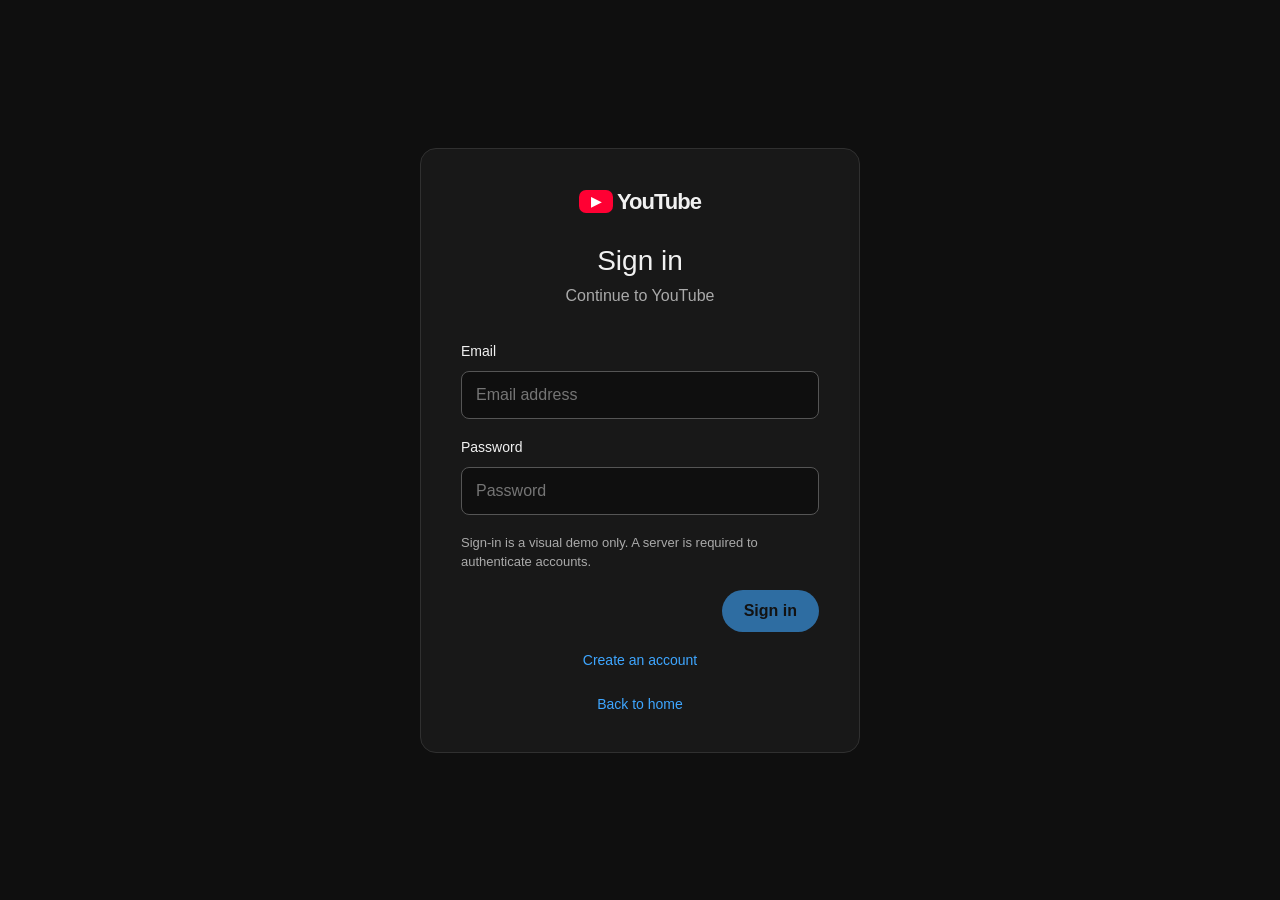
<file: login.html>
<!DOCTYPE html>
<html lang="en">
<head>
  <meta charset="UTF-8">
  <meta name="viewport" content="width=device-width, initial-scale=1.0">
  <title>Sign in - YouTube Home</title>
  <link rel="stylesheet" href="style.css">
</head>
<body class="login-page">
  <main class="login-main">
    <section class="login-card" aria-labelledby="login-heading">
      <a class="brand login-brand" href="home.html" aria-label="YouTube home">
        <span class="brand-play">▶</span><span>YouTube</span>
      </a>
      <h1 id="login-heading">Sign in</h1>
      <p class="login-intro">Continue to YouTube</p>

      <form class="login-form">
        <label for="email">Email</label>
        <input id="email" name="email" type="email" autocomplete="username" placeholder="Email address" required>

        <label for="password">Password</label>
        <input id="password" name="password" type="password" autocomplete="current-password" placeholder="Password" required>

        <p class="login-note">Sign-in is a visual demo only. A server is required to authenticate accounts.</p>
        <button class="auth-submit" type="button" disabled>Sign in</button>
      </form>

      <a class="auth-switch-link" href="signup.html">Create an account</a>
      <a class="back-home" href="home.html">Back to home</a>
    </section>
  </main>
</body>
</html>
</file>
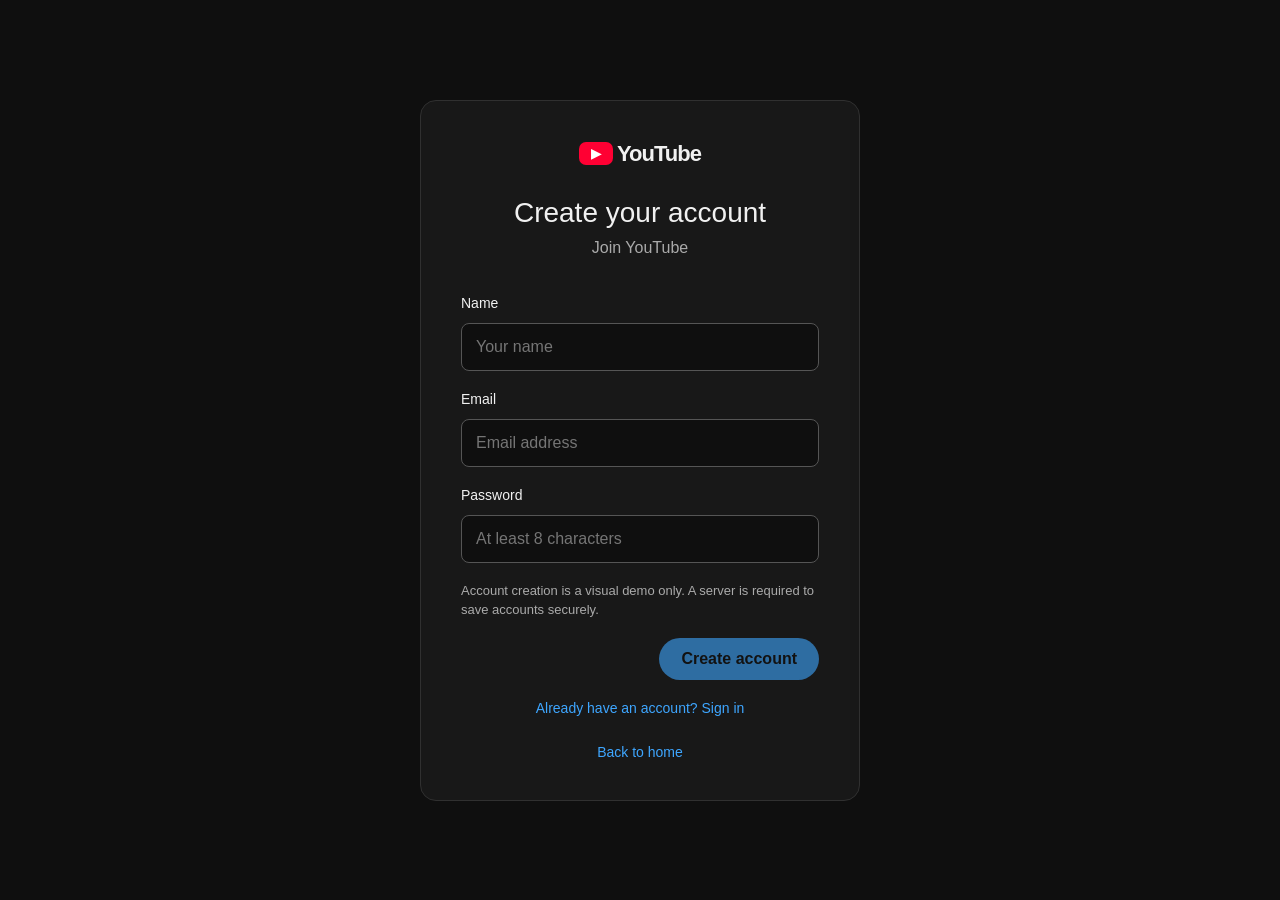
<file: signup.html>
<!DOCTYPE html>
<html lang="en">
<head>
  <meta charset="UTF-8">
  <meta name="viewport" content="width=device-width, initial-scale=1.0">
  <title>Create account - YouTube Home</title>
  <link rel="stylesheet" href="style.css">
</head>
<body class="login-page">
  <main class="login-main">
    <section class="login-card" aria-labelledby="signup-heading">
      <a class="brand login-brand" href="home.html" aria-label="YouTube home">
        <span class="brand-play">▶</span><span>YouTube</span>
      </a>
      <h1 id="signup-heading">Create your account</h1>
      <p class="login-intro">Join YouTube</p>

      <form class="login-form">
        <label for="name">Name</label>
        <input id="name" name="name" type="text" autocomplete="name" placeholder="Your name" required>

        <label for="new-email">Email</label>
        <input id="new-email" name="email" type="email" autocomplete="email" placeholder="Email address" required>

        <label for="new-password">Password</label>
        <input id="new-password" name="password" type="password" autocomplete="new-password" placeholder="At least 8 characters" minlength="8" required>

        <p class="login-note">Account creation is a visual demo only. A server is required to save accounts securely.</p>
        <button class="auth-submit" type="button" disabled>Create account</button>
      </form>

      <a class="auth-switch-link" href="login.html">Already have an account? Sign in</a>
      <a class="back-home" href="home.html">Back to home</a>
    </section>
  </main>
</body>
</html>
</file>
<file: style.css>
:root {
  color-scheme: dark;
  font-family: Arial, Helvetica, sans-serif;
  background: #0f0f0f;
  color: #f1f1f1;
}

* {
  box-sizing: border-box;
}

body {
  margin: 0;
  min-width: 320px;
  background: #0f0f0f;
}

a {
  color: inherit;
  text-decoration: none;
}

button,
input {
  font: inherit;
}

button {
  border: 0;
  color: inherit;
  cursor: pointer;
}

header {
  position: fixed;
  z-index: 2;
  inset: 0 0 auto;
  height: 72px;
  display: flex;
  align-items: center;
  gap: 20px;
  padding: 0 24px;
  background: #0f0f0f;
}

header > button,
header > a {
  flex: 0 0 auto;
}

header > button:first-child {
  padding: 8px;
  background: transparent;
  font-size: 24px;
}

header > a {
  color: #fff;
  font-size: 23px;
  font-weight: 700;
  letter-spacing: -1.2px;
}

header > a::first-letter {
  color: #ff0033;
}

header form {
  display: flex;
  width: min(48vw, 775px);
  height: 48px;
  margin: 0 auto;
}

header form label {
  position: absolute;
  width: 1px;
  height: 1px;
  overflow: hidden;
  clip: rect(0, 0, 0, 0);
  white-space: nowrap;
}

header form input {
  min-width: 0;
  flex: 1;
  padding: 0 20px;
  border: 1px solid #303030;
  border-radius: 24px 0 0 24px;
  outline: none;
  background: #121212;
  color: #f1f1f1;
  font-size: 18px;
}

header form input:focus {
  border-color: #1c62b9;
}

header form button {
  width: 80px;
  border: 1px solid #303030;
  border-left: 0;
  border-radius: 0 24px 24px 0;
  background: #222;
  font-size: 27px;
}

header > button:not(:first-child) {
  min-height: 42px;
  padding: 0 15px;
  border-radius: 24px;
  background: #272727;
  font-size: 17px;
  font-weight: 600;
}

header > button[aria-label="Search with your voice"],
header > button[aria-label="Notifications"],
header > button[aria-label="Account"] {
  width: 44px;
  padding: 0;
  border-radius: 50%;
}

header > button[aria-label="Account"] {
  background: #3f5965;
  font-weight: 400;
}

aside {
  position: fixed;
  top: 72px;
  bottom: 0;
  left: 0;
  width: 96px;
  background: #0f0f0f;
}

aside ul,
main > nav ul {
  margin: 0;
  padding: 0;
  list-style: none;
}

aside ul {
  display: grid;
  gap: 8px;
  padding: 12px 4px;
}

aside a {
  min-height: 72px;
  display: flex;
  flex-direction: column;
  justify-content: center;
  align-items: center;
  gap: 8px;
  border-radius: 10px;
  font-size: 13px;
}

aside a:hover,
header button:hover {
  background: #272727;
}

main {
  margin-left: 96px;
  padding: 88px 24px 48px;
}

main > nav {
  position: sticky;
  top: 72px;
  z-index: 1;
  overflow-x: auto;
  margin: -4px 0 28px;
  padding: 4px 0 8px;
  background: #0f0f0f;
  scrollbar-width: none;
}

main > nav::-webkit-scrollbar {
  display: none;
}

main > nav ul {
  display: flex;
  width: max-content;
  gap: 12px;
}

main > nav a {
  display: block;
  padding: 10px 16px;
  border-radius: 9px;
  background: #272727;
  font-size: 15px;
  font-weight: 600;
  white-space: nowrap;
}

main > nav a:hover {
  background: #3f3f3f;
}

main > nav a[aria-current="true"] {
  background: #f1f1f1;
  color: #0f0f0f;
}

section[aria-label="Recommended videos"] > h1 {
  position: absolute;
  width: 1px;
  height: 1px;
  overflow: hidden;
  clip: rect(0, 0, 0, 0);
  white-space: nowrap;
}

section[aria-label="Recommended videos"] > div {
  display: grid;
  grid-template-columns: repeat(3, minmax(0, 1fr));
  gap: 20px;
}

article {
  min-width: 0;
}

section[aria-label="Recommended videos"] article > a:first-child {
  display: block;
}

section[aria-label="Recommended videos"] article img {
  display: block;
  width: 100%;
  aspect-ratio: 16 / 9;
  border-radius: 14px;
  background: #272727;
  object-fit: cover;
}

section[aria-label="Recommended videos"] article h2 {
  margin: 12px 0 7px;
  font-size: 18px;
  line-height: 1.4;
}

article p {
  margin: 6px 0;
  color: #aaa;
  font-size: 15px;
  line-height: 1.5;
}

section[aria-label="Recommended videos"] article > a:not(:first-child) {
  display: inline-block;
  min-width: 44%;
  margin: 12px 4px 0 0;
  padding: 12px 16px;
  border-radius: 24px;
  background: #272727;
  text-align: center;
  font-weight: 600;
}

section[aria-label="Recommended videos"] article > a:last-child {
  background: #f1f1f1;
  color: #0f0f0f;
}

section[aria-labelledby="shorts-heading"] {
  margin-top: 48px;
}

section[aria-labelledby="shorts-heading"] > h2 {
  margin: 0 0 20px;
  font-size: 24px;
}

section[aria-labelledby="shorts-heading"] > div {
  display: grid;
  grid-template-columns: repeat(4, minmax(0, 1fr));
  gap: 16px;
}

section[aria-labelledby="shorts-heading"] img {
  display: block;
  width: 100%;
  aspect-ratio: 9 / 16;
  border-radius: 12px;
  background: #272727;
  object-fit: cover;
}

section[aria-labelledby="shorts-heading"] h3 {
  margin: 10px 0 4px;
  font-size: 16px;
}

@media (max-width: 900px) {
  header {
    gap: 12px;
    padding: 0 14px;
  }

  header form {
    width: auto;
    flex: 1;
  }

  header > button:not(:first-child) {
    padding: 0 10px;
  }

  header > button[aria-label="Notifications"] {
    display: none;
  }

  main {
    padding-right: 16px;
    padding-left: 16px;
  }

  section[aria-label="Recommended videos"] > div {
    grid-template-columns: repeat(2, minmax(0, 1fr));
  }
}

@media (max-width: 600px) {
  header {
    height: 60px;
    gap: 8px;
    padding: 0 10px;
  }

  header > a {
    font-size: 18px;
  }

  header form {
    height: 40px;
  }

  header form input {
    padding: 0 12px;
    font-size: 15px;
  }

  header form button {
    width: 44px;
    font-size: 21px;
  }

  header > button[aria-label="Search with your voice"],
  header > button:nth-of-type(3),
  header > button[aria-label="Notifications"] {
    display: none;
  }

  header > button[aria-label="Account"] {
    width: 36px;
    min-height: 36px;
  }

  aside {
    display: none;
  }

  main {
    margin-left: 0;
    padding: 72px 12px 32px;
  }

  main > nav {
    top: 60px;
    margin-bottom: 18px;
  }

  main > nav a {
    padding: 9px 13px;
    font-size: 14px;
  }

  section[aria-label="Recommended videos"] > div {
    grid-template-columns: 1fr;
    gap: 28px;
  }

  section[aria-label="Recommended videos"] article img {
    border-radius: 10px;
  }

  section[aria-labelledby="shorts-heading"] > div {
    grid-template-columns: repeat(2, minmax(0, 1fr));
  }
}

.account-button {
  display: grid;
  place-items: center;
  color: #fff;
  font-size: 18px;
  font-weight: 400;
  letter-spacing: normal;
  text-decoration: none;
}

.create-button {
  display: inline-flex;
  min-height: 42px;
  align-items: center;
  gap: 6px;
  padding: 0 15px;
  border-radius: 24px;
  background: #272727;
  color: #f1f1f1;
  font-size: 15px;
  font-weight: 600;
  letter-spacing: normal;
}

.create-button:hover {
  background: #3f3f3f;
}

.auth-submit:disabled {
  cursor: not-allowed;
  opacity: 0.6;
}

.auth-switch-link {
  display: block;
  margin-top: 20px;
  color: #3ea6ff;
  font-size: 14px;
  text-align: center;
}

.login-page {
  min-height: 100vh;
  background: #0f0f0f;
}

.login-main {
  min-height: 100vh;
  display: grid;
  place-items: center;
  margin: 0;
  padding: 24px;
}

.login-card {
  width: min(100%, 440px);
  padding: 40px;
  border: 1px solid #303030;
  border-radius: 16px;
  background: #181818;
}

.login-brand {
  width: fit-content;
  margin: 0 auto 30px;
}

.login-card h1 {
  margin: 0;
  text-align: center;
  font-size: 28px;
  font-weight: 500;
}

.login-intro {
  margin: 10px 0 30px;
  color: #aaa;
  text-align: center;
}

.login-form {
  display: grid;
  gap: 12px;
}

.login-form label {
  margin-top: 8px;
  font-size: 14px;
}

.login-form input {
  width: 100%;
  min-height: 48px;
  padding: 0 14px;
  border: 1px solid #555;
  border-radius: 8px;
  outline: none;
  background: #0f0f0f;
  color: #f1f1f1;
}

.login-form input:focus {
  border-color: #3ea6ff;
}

.login-note {
  margin: 6px 0;
  color: #aaa;
  font-size: 13px;
  line-height: 1.5;
}

.login-form button {
  min-height: 42px;
  justify-self: end;
  padding: 0 22px;
  border-radius: 22px;
  background: #3ea6ff;
  color: #0f0f0f;
  font-weight: 600;
}

.login-form button:hover {
  background: #65b6ff;
}

.back-home {
  display: block;
  margin-top: 28px;
  color: #3ea6ff;
  font-size: 14px;
  text-align: center;
}

.auth-submit {
  min-height: 42px;
  justify-self: end;
  padding: 0 22px;
  border-radius: 22px;
  background: #3ea6ff;
  color: #0f0f0f;
  font-weight: 600;
}

.auth-submit:not(:disabled):hover {
  background: #65b6ff;
}

[hidden] {
  display: none !important;
}

@media (max-width: 600px) {
  .login-main {
    padding: 16px;
  }

  .login-card {
    padding: 28px 22px;
  }
}

header {
  height: 72px;
  gap: 18px;
  padding: 0 22px;
}

.menu-toggle,
.round-button,
.account-button {
  width: 42px;
  height: 42px;
  flex: 0 0 42px;
  display: inline-grid;
  place-items: center;
  padding: 0;
  border-radius: 50%;
  background: transparent;
}

.menu-toggle:hover,
.round-button:hover,
.account-button:hover {
  background: #272727;
}

.menu-toggle svg,
.round-button svg,
header form button svg,
.side-link svg {
  width: 24px;
  height: 24px;
  fill: none;
  stroke: currentColor;
  stroke-linecap: round;
  stroke-linejoin: round;
  stroke-width: 1.8;
}

.brand {
  display: flex;
  align-items: center;
  gap: 4px;
  color: #f1f1f1;
  font-size: 22px;
  font-weight: 700;
  letter-spacing: -1px;
  white-space: nowrap;
}

.brand-play {
  display: inline-grid;
  width: 34px;
  height: 23px;
  place-items: center;
  border-radius: 7px;
  background: #f03;
  color: white;
  font-size: 13px;
  letter-spacing: 0;
}

.brand sup {
  align-self: flex-start;
  margin: 2px 0 0 2px;
  color: #aaa;
  font-size: 10px;
  font-weight: 400;
  letter-spacing: 0;
}

header form {
  width: min(48vw, 775px);
}

header form button {
  display: grid;
  place-items: center;
}

.voice-button {
  background: #222;
}

.create-button {
  min-height: 42px;
  padding: 0 16px;
  border-radius: 24px;
  background: #272727;
  font-size: 15px;
  font-weight: 600;
  white-space: nowrap;
}

.create-button span {
  margin-right: 5px;
  font-size: 22px;
  vertical-align: -2px;
}

.notifications-button {
  position: relative;
}

.notification-count {
  position: absolute;
  top: -2px;
  right: -5px;
  padding: 2px 5px;
  border: 2px solid #0f0f0f;
  border-radius: 12px;
  background: #f03;
  color: white;
  font-size: 11px;
  font-weight: 700;
}

.account-button {
  background: #3f5965;
  font-size: 18px;
}

aside {
  top: 72px;
  width: 88px;
}

aside ul {
  gap: 4px;
  padding: 8px 4px;
}

.side-link {
  min-height: 76px;
  gap: 6px;
  border-radius: 12px;
  transition: background-color 120ms ease;
}

.side-link svg {
  width: 26px;
  height: 26px;
}

.side-link[aria-current="page"] svg {
  fill: #f1f1f1;
}

.side-link:hover {
  background: #272727;
}

main {
  margin-left: 88px;
  padding: 84px 24px 48px;
}

main > nav {
  top: 72px;
  margin: 0 0 28px;
  padding: 4px 0 10px;
}

main > nav ul {
  gap: 12px;
}

.category-chip {
  display: block;
  padding: 10px 16px;
  border: 0;
  border-radius: 9px;
  background: #272727;
  color: #f1f1f1;
  font-size: 15px;
  font-weight: 600;
  white-space: nowrap;
}

.category-chip:hover {
  background: #3f3f3f;
}

.category-chip[aria-current="page"] {
  background: #f1f1f1;
  color: #0f0f0f;
}

.video-grid {
  display: grid;
  grid-template-columns: repeat(3, minmax(0, 1fr));
  column-gap: 20px;
  row-gap: 34px;
}

.video-card img {
  aspect-ratio: 16 / 9;
  border-radius: 14px;
}

.video-card h2 {
  display: -webkit-box;
  overflow: hidden;
  -webkit-box-orient: vertical;
  -webkit-line-clamp: 2;
}

.video-card > a:first-child:hover h2 {
  color: #e5e5e5;
}

.video-card > a:not(:first-child) {
  border-radius: 24px;
}

.empty-state {
  padding: 32px 0;
  color: #aaa;
  text-align: center;
}

[hidden] {
  display: none !important;
}

section[aria-labelledby="shorts-heading"] {
  padding-top: 24px;
  border-top: 1px solid #303030;
}

section[aria-labelledby="shorts-heading"] > h2::before {
  content: "▶";
  margin-right: 10px;
  color: #f03;
  font-size: 20px;
}

section[aria-labelledby="shorts-heading"] img {
  aspect-ratio: 9 / 16;
}

body.sidebar-collapsed aside {
  width: 72px;
}

body.sidebar-collapsed .side-link {
  min-height: 64px;
}

body.sidebar-collapsed .side-link span {
  display: none;
}

body.sidebar-collapsed main {
  margin-left: 72px;
}

@media (max-width: 900px) {
  header {
    gap: 10px;
    padding: 0 14px;
  }

  .brand {
    font-size: 19px;
  }

  .create-button {
    padding: 0 12px;
  }

  main {
    padding-right: 16px;
    padding-left: 16px;
  }

  .video-grid {
    grid-template-columns: repeat(2, minmax(0, 1fr));
  }
}

@media (max-width: 600px) {
  header {
    height: 60px;
    gap: 6px;
    padding: 0 8px;
  }

  .menu-toggle {
    width: 36px;
    height: 36px;
    flex-basis: 36px;
  }

  .brand {
    gap: 3px;
    font-size: 16px;
  }

  .brand-play {
    width: 25px;
    height: 18px;
    border-radius: 5px;
    font-size: 10px;
  }

  .brand sup,
  .voice-button,
  .create-button,
  .notifications-button {
    display: none;
  }

  header form {
    height: 38px;
    margin-left: auto;
  }

  header form input {
    padding: 0 10px;
    font-size: 14px;
  }

  header form button {
    width: 42px;
  }

  .account-button {
    width: 34px;
    height: 34px;
    min-height: 34px;
    flex-basis: 34px;
  }

  aside {
    display: none;
  }

  main,
  body.sidebar-collapsed main {
    margin-left: 0;
    padding: 68px 12px 32px;
  }

  main > nav {
    top: 60px;
    margin-bottom: 20px;
  }

  .category-chip {
    padding: 9px 13px;
    font-size: 14px;
  }

  .video-grid {
    grid-template-columns: 1fr;
    row-gap: 26px;
  }

  .video-card img {
    border-radius: 10px;
  }

  section[aria-labelledby="shorts-heading"] > div {
    grid-template-columns: repeat(2, minmax(0, 1fr));
  }
}
</file>
